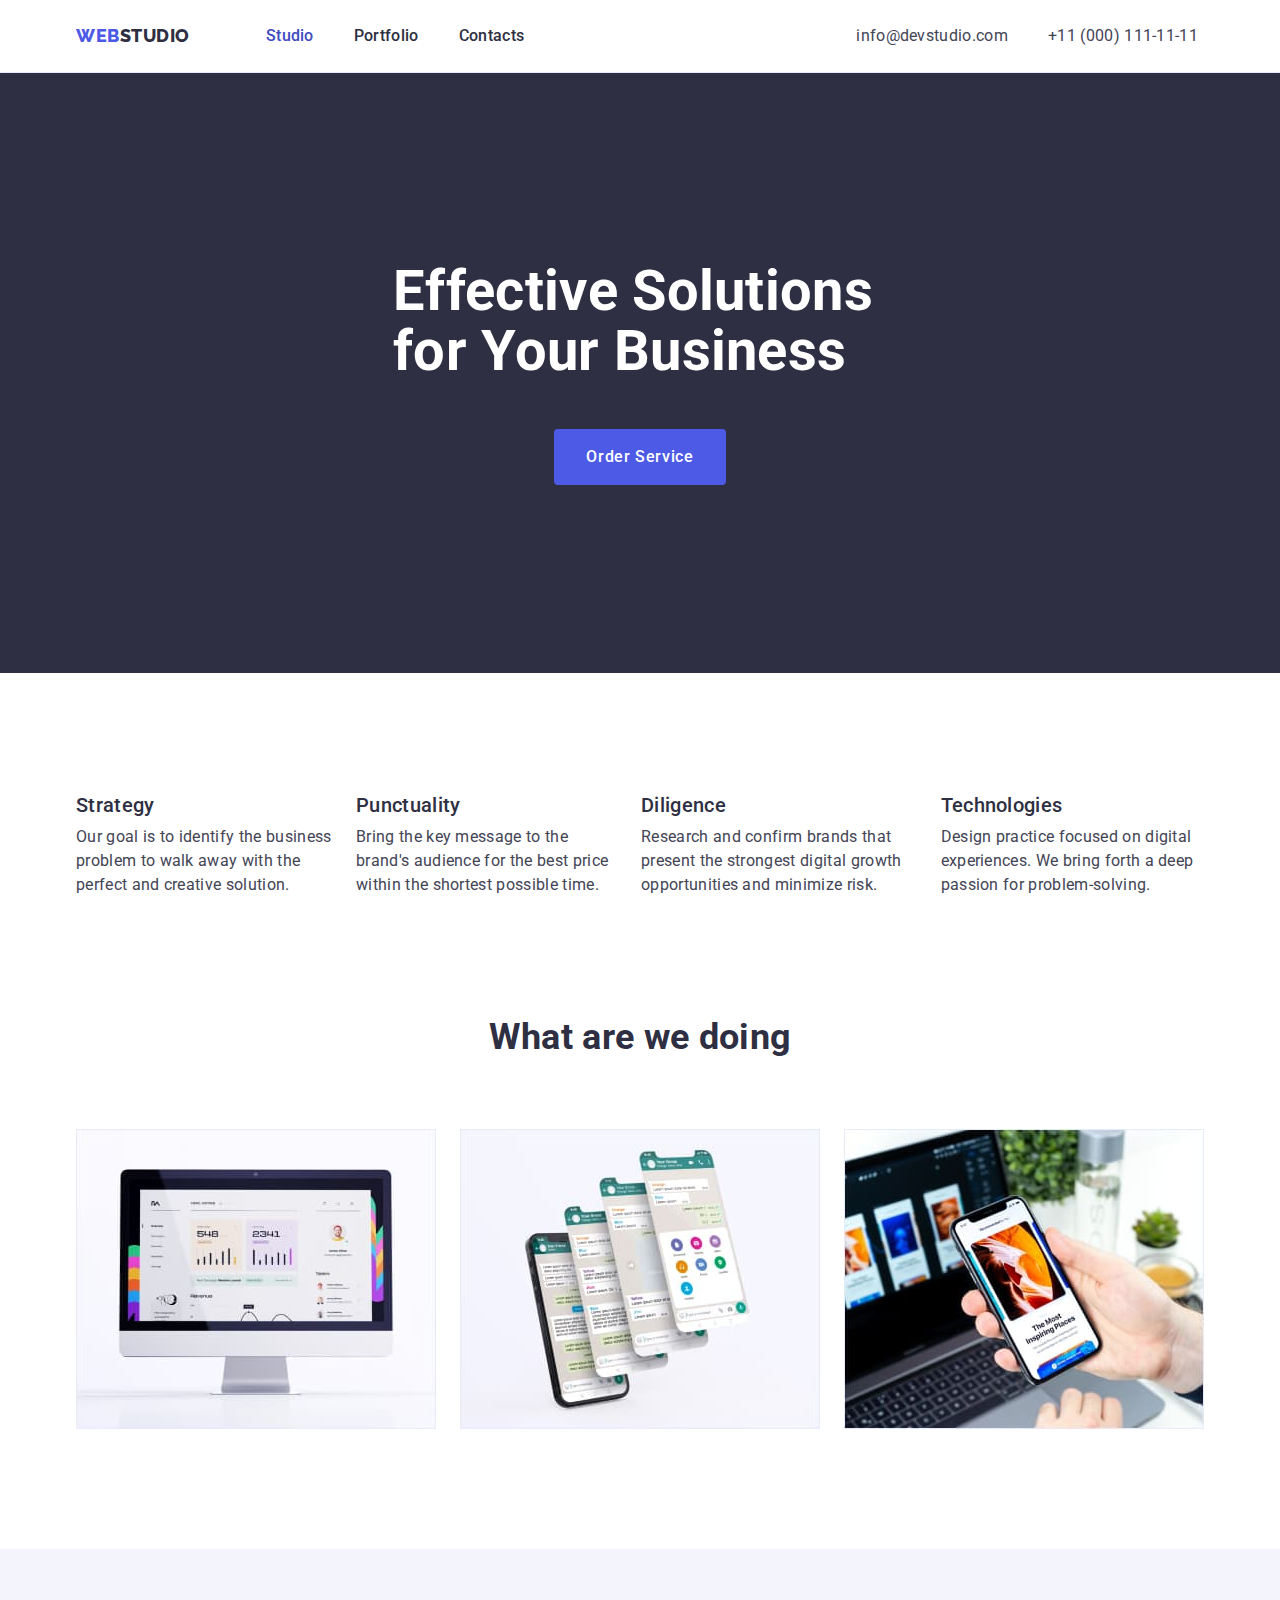
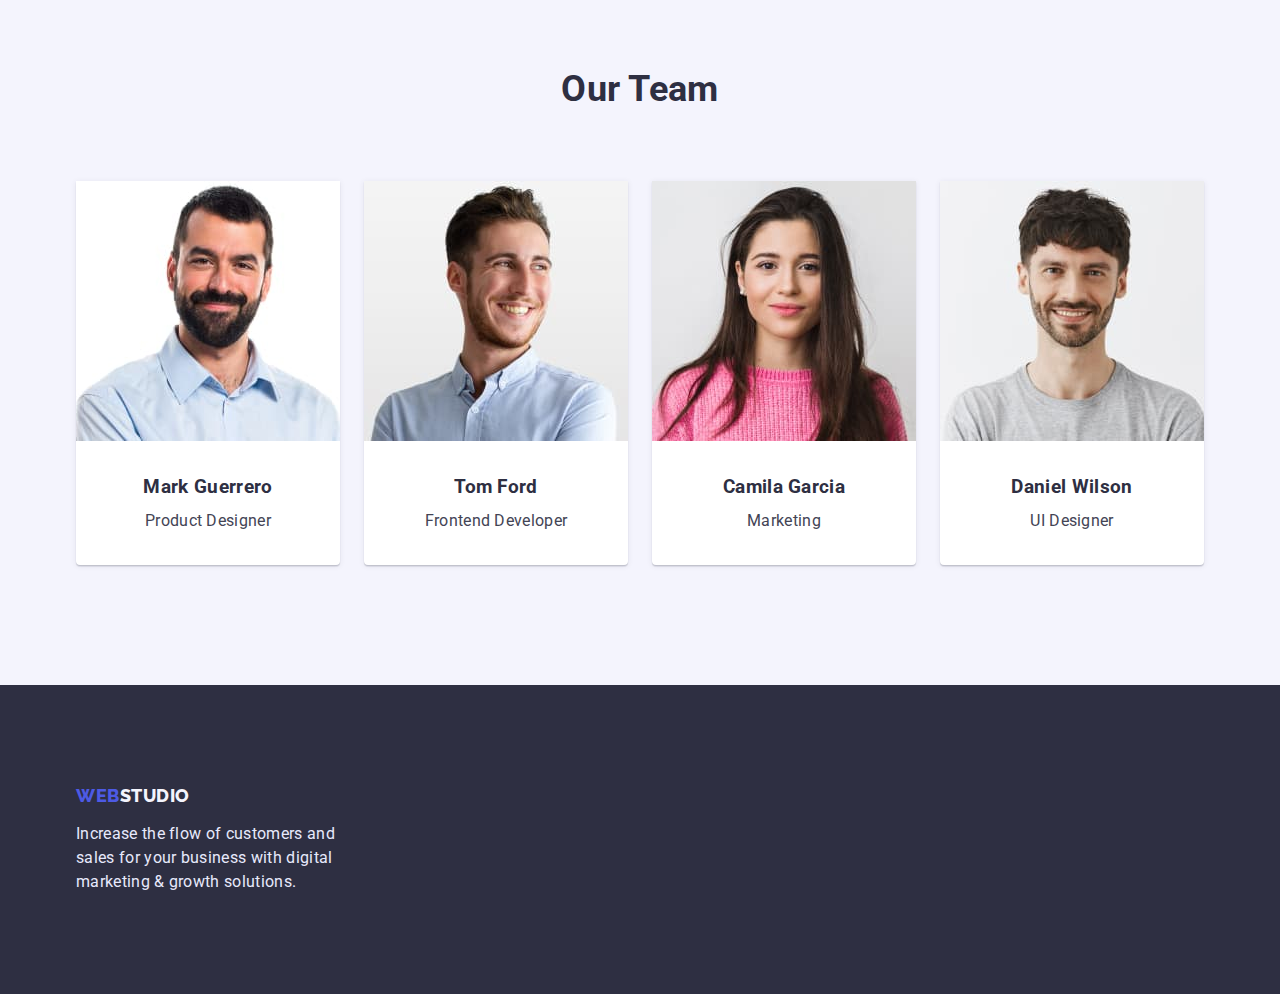
<file: index.html>
<!DOCTYPE html>
<html lang="en">
  <head>
    <meta charset="UTF-8" />
    <meta http-equiv="X-UA-Compatible" content="IE=edge" />
    <meta name="viewport" content="width=device-width, initial-scale=1.0" />
    <title>Web Studio</title>
    <!-- Fonst -->
    <link rel="preconnect" href="https://fonts.googleapis.com" />
    <link rel="preconnect" href="https://fonts.gstatic.com" crossorigin />
    <link
      href="https://fonts.googleapis.com/css2?family=Raleway:wght@800&family=Roboto:wght@400;500;700;900&display=swap"
      rel="stylesheet"
    />
    <link
      rel="stylesheet"
      href="https://cdn.jsdelivr.net/npm/modern-normalize@1.1.0/modern-normalize.min.css"
    />
    <!-- Custom styles -->
    <link rel="stylesheet" href="./css/styles.css" />
  </head>
  <body>
    <!-- Header section -->
    <header class="header section">
      <div class="header-container conteiner">
        <nav class="header-nav">
          <a class="header-logo link" href="./index.html">
            <span class="header-logo-span">Web</span>Studio
          </a>
          <ul class="header-list list">
            <li class="header-item">
              <a class="header-link link current" href="./index.html">Studio</a>
            </li>
            <li class="header-item">
              <a class="header-link link" href="./portfolio.html">Portfolio</a>
            </li>
            <li class="header-item">
              <a class="header-link link" href="#Contacts">Contacts</a>
            </li>
          </ul>
        </nav>
        <address class="header-address">
          <ul class="address-list list">
            <li class="address-item">
              <a class="header-mail link" href="mailto:info@devstudio.com"
                >info@devstudio.com</a
              >
            </li>
            <li class="address-item">
              <a class="header-contact link" href="tel:+110001111111"
                >+11 (000) 111-11-11</a
              >
            </li>
          </ul>
        </address>
      </div>
    </header>
    <main>
      <!-- Hero section -->
      <section class="hero section">
        <div class="hero-conteiner conteiner">
          <h1 class="hero-title">Effective Solutions for Your Business</h1>
          <button class="hero-button" type="button">Order Service</button>
        </div>
      </section>
      <!-- Our Features -->
      <section class="features section">
        <div class="conteiner">
          <h2 class="visually-hidden" hidden>Our Features</h2>
          <ul class="features-list list">
            <li class="features-item">
              <h3 class="features-title">Strategy</h3>
              <p class="features-desc">
                Our goal is to identify the business problem to walk away with
                the perfect and creative solution.
              </p>
            </li>
            <li class="features-item">
              <h3 class="features-title">Punctuality</h3>
              <p class="features-desc">
                Bring the key message to the brand's audience for the best price
                within the shortest possible time.
              </p>
            </li>
            <li class="features-item">
              <h3 class="features-title">Diligence</h3>
              <p class="features-desc">
                Research and confirm brands that present the strongest digital
                growth opportunities and minimize risk.
              </p>
            </li>
            <li class="features-item">
              <h3 class="features-title">Technologies</h3>
              <p class="features-desc">
                Design practice focused on digital experiences. We bring forth a
                deep passion for problem-solving.
              </p>
            </li>
          </ul>
        </div>
      </section>
      <!-- What are we doing section -->
      <section class="do section">
        <div class="conteiner">
          <h2 class="do-title">What are we doing</h2>
          <ul class="do-list list">
            <li class="do-item">
              <img
                class="do-img"
                src="./img/what-are-we-doing/monitor.jpg"
                alt="Computer"
                width="360"
                height="300"
              />
            </li>
            <li class="do-item">
              <img
                class="do-img"
                src="./img/what-are-we-doing/smartphone-app.jpg"
                alt="Smartphone"
                width="360"
                height="300"
              />
            </li>
            <li class="do-item">
              <img
                class="do-img"
                src="./img/what-are-we-doing/smartphone-background-computer.jpg"
                alt="Phone on the background of the monitor"
                width="360"
                height="300"
              />
            </li>
          </ul>
        </div>
      </section>
      <!-- Our team section -->
      <section class="team section">
        <div class="conteiner">
          <h2 class="team-title">Our Team</h2>
          <ul class="team-list list">
            <li class="team-item">
              <img
                class="team-img"
                src="./img/our-team/mark-guerrero.jpg"
                alt="Dark haired bearded man"
                width="264"
                height="260"
              />
              <div class="team-wrapper">
                <h3 class="team-member">Mark Guerrero</h3>
                <p class="team-desc">Product Designer</p>
              </div>
            </li>
            <li class="team-item">
              <img
                class="team-img"
                src="./img/our-team/tom-ford.jpg"
                alt="Smiling blonde guy"
                width="264"
                height="260"
              />
              <div class="team-wrapper">
                <h3 class="team-member">Tom Ford</h3>
                <p class="team-desc">Frontend Developer</p>
              </div>
            </li>
            <li class="team-item">
              <img
                class="team-img"
                src="./img/our-team/camila-garcia.jpg"
                alt="Girl with dark hair in a pink blouse"
                width="264"
                height="260"
              />
              <div class="team-wrapper">
                <h3 class="team-member">Camila Garcia</h3>
                <p class="team-desc">Marketing</p>
              </div>
            </li>
            <li class="team-item">
              <img
                class="team-img"
                src="./img/our-team/daniel-wilson.jpg"
                alt="Smiling guy with dark hair"
                width="264"
                height="260"
              />
              <div class="team-wrapper">
                <h3 class="team-member">Daniel Wilson</h3>
                <p class="team-desc">UI Designer</p>
              </div>
            </li>
          </ul>
        </div>
      </section>
    </main>
    <!-- Footer section -->
    <footer class="footer">
      <div class="footer-conteiner conteiner">
        <a class="footer-logo link" href="./index.html">
          <span class="footer-logo-span">Web</span>Studio
        </a>
        <p class="footer-desc">
          Increase the flow of customers and sales for your business with
          digital marketing & growth solutions.
        </p>
      </div>
    </footer>
  </body>
</html>
</file>
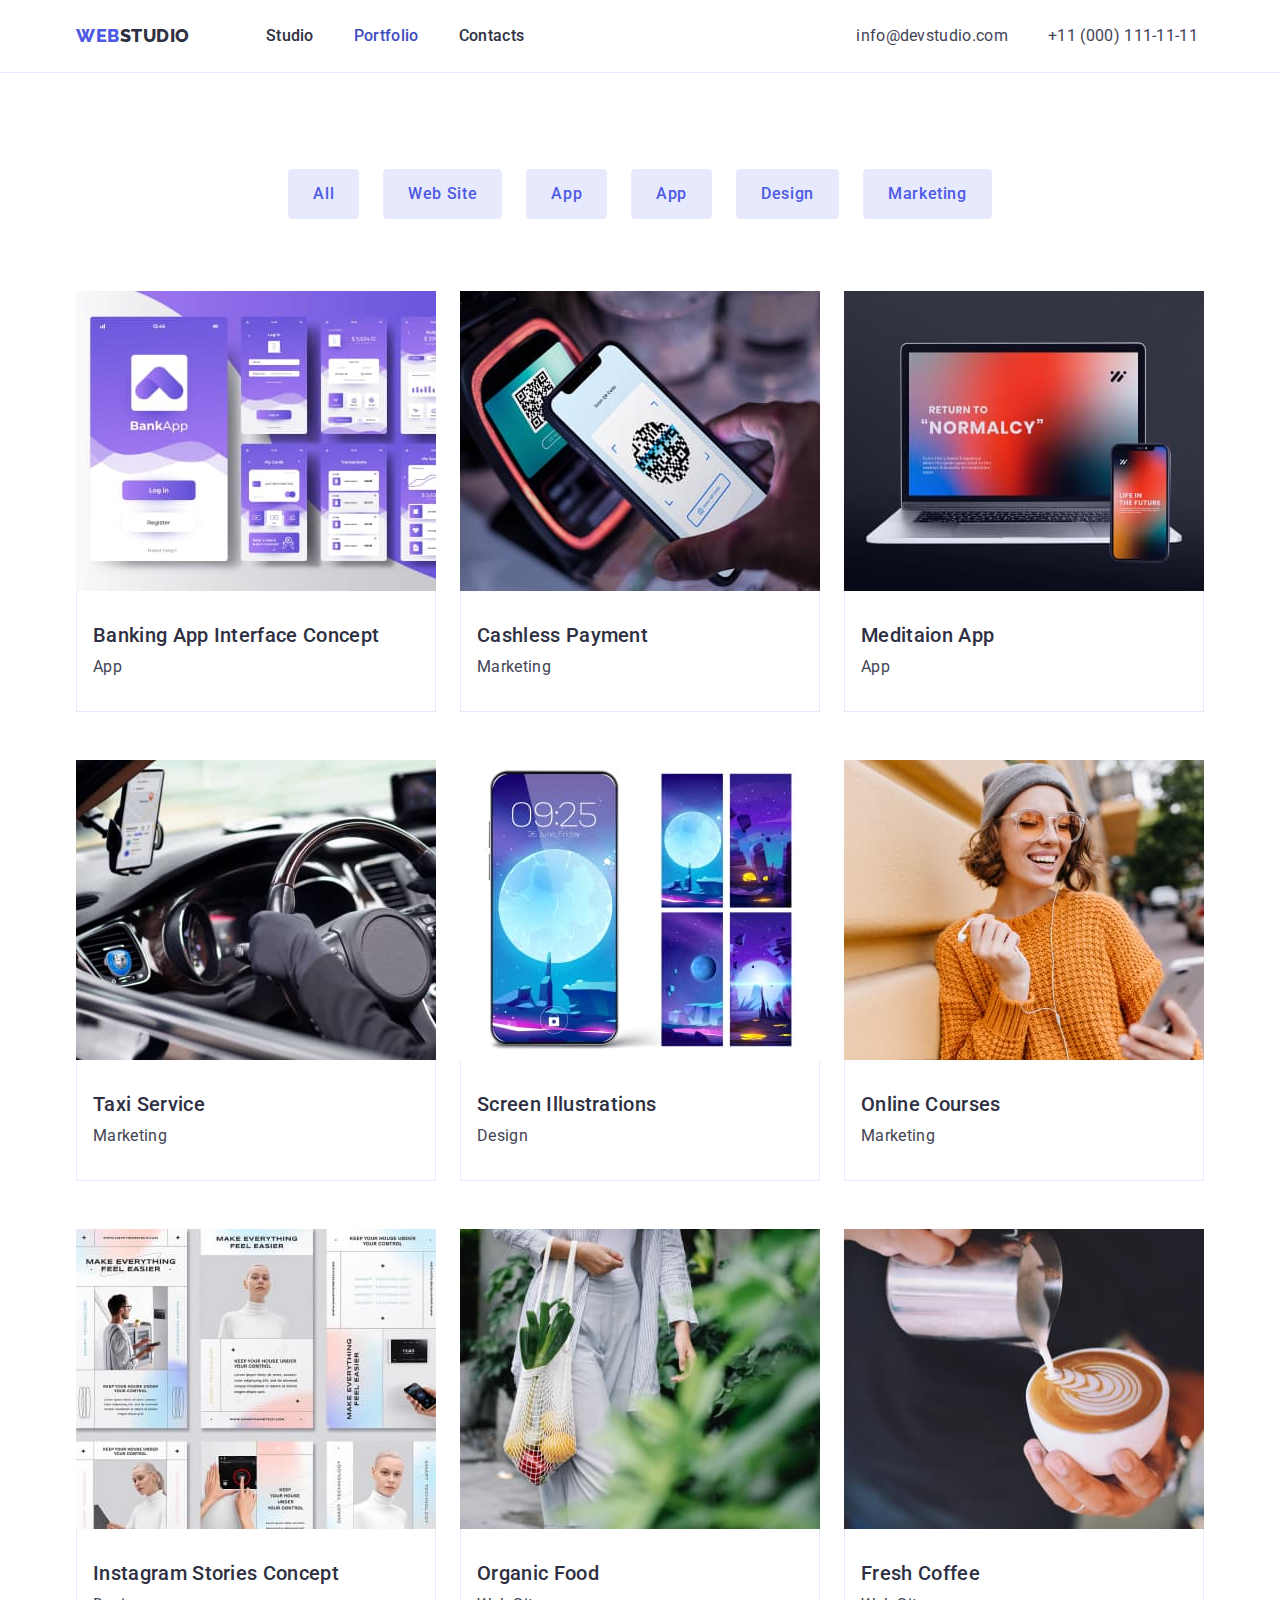
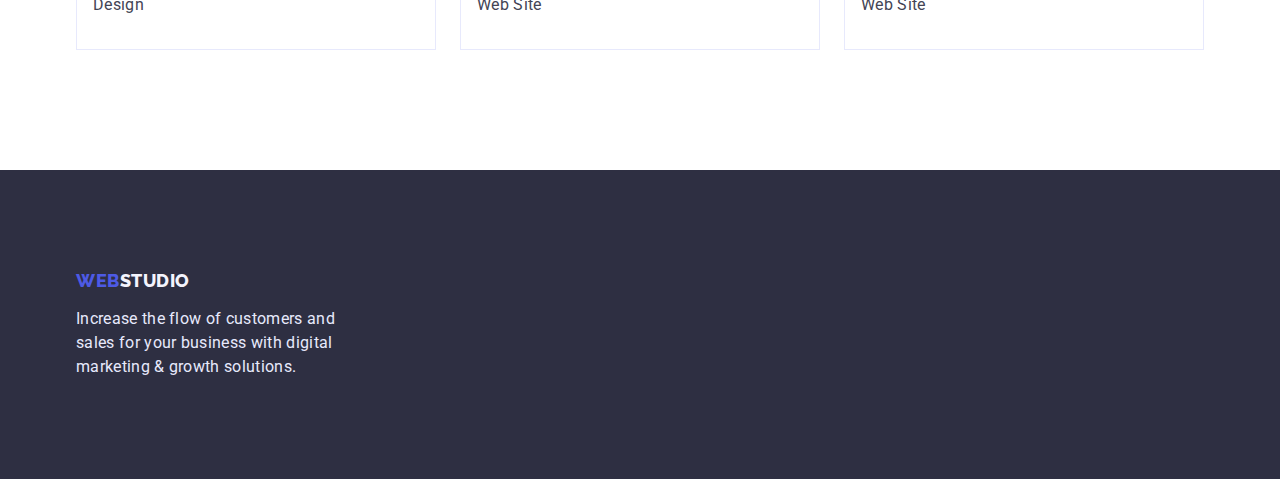
<file: portfolio.html>
<!DOCTYPE html>
<html lang="en">
  <head>
    <meta charset="UTF-8" />
    <meta http-equiv="X-UA-Compatible" content="IE=edge" />
    <meta name="viewport" content="width=device-width, initial-scale=1.0" />
    <title>Portfolio</title>
    <!-- Fonst -->
    <link rel="preconnect" href="https://fonts.googleapis.com" />
    <link rel="preconnect" href="https://fonts.gstatic.com" crossorigin />
    <link
      href="https://fonts.googleapis.com/css2?family=Raleway:wght@800&family=Roboto:wght@400;500;700;900&display=swap"
      rel="stylesheet"
    />
    <link
      rel="stylesheet"
      href="https://cdn.jsdelivr.net/npm/modern-normalize@1.1.0/modern-normalize.min.css"
    />
    <!-- Custom styles -->
    <link rel="stylesheet" href="./css/styles.css" />
  </head>
  <body>
    <!-- Header section -->
    <header class="header">
      <div class="header-container conteiner">
        <nav class="header-nav">
          <a class="header-logo link" href="./index.html">
            <span class="header-logo-span">Web</span>Studio
          </a>
          <ul class="header-list list">
            <li class="header-item">
              <a class="header-link link" href="./index.html">Studio</a>
            </li>
            <li class="header-item">
              <a class="header-link link current" href="./portfolio.html"
                >Portfolio</a
              >
            </li>
            <li class="header-item">
              <a class="header-link link" href="#Contacts">Contacts</a>
            </li>
          </ul>
        </nav>
        <address class="header-address">
          <ul class="address-list list">
            <li class="address-item">
              <a class="header-mail link" href="mailto:info@devstudio.com"
                >info@devstudio.com</a
              >
            </li>
            <li class="address-item">
              <a class="header-contact link" href="tel:+110001111111"
                >+11 (000) 111-11-11</a
              >
            </li>
          </ul>
        </address>
      </div>
    </header>
    <main>
      <!-- Filters section -->
      <section class="filters section">
        <div class="conteiner">
          <h1 class="visually-hidden" hidden>Filters</h1>
          <ul class="filters-list list">
            <li class="filters-item">
              <button class="filters-button" type="button">All</button>
            </li>
            <li class="filters-item">
              <button class="filters-button" type="button">Web Site</button>
            </li>
            <li class="filters-item">
              <button class="filters-button" type="button">App</button>
            </li>
            <li class="filters-item">
              <button class="filters-button" type="button">App</button>
            </li>
            <li class="filters-item">
              <button class="filters-button" type="button">Design</button>
            </li>
            <li class="filters-item">
              <button class="filters-button" type="button">Marketing</button>
            </li>
          </ul>
          <ul class="project-list list">
            <li class="project-item link">
              <a href="" class="link">
                <img
                  class="project-img"
                  src="./img/project-row-1/bank-app.jpg"
                  alt="Banking App"
                  width="360"
                  height="300"
                />
                <div class="project-thumb">
                  <h2 class="project-title">Banking App Interface Concept</h2>
                  <p class="project-desc">App</p>
                </div>
              </a>
            </li>
            <li class="project-item link">
              <a href="" class="link">
                <img
                  class="project-img"
                  src="./img/project-row-1/qr-code.jpg"
                  alt="QR code and
            smartphone"
                  width="360"
                  height="300"
                />
                <div class="project-thumb">
                  <h2 class="project-title">Cashless Payment</h2>
                  <p class="project-desc">Marketing</p>
                </div>
              </a>
            </li>
            <li class="project-item link">
              <a href="" class="link">
                <img
                  class="project-img"
                  src="./img/project-row-1/computer-and-smartphone.jpg"
                  alt="Computer and
            smartphone"
                  width="360"
                  height="300"
                />
                <div class="project-thumb">
                  <h2 class="project-title">Meditaion App</h2>
                  <p class="project-desc">App</p>
                </div>
              </a>
            </li>
            <li class="project-item link">
              <a href="" class="link">
                <img
                  class="project-img"
                  src="./img/project-row-2/app-for-drivers.jpg"
                  alt="App for drivers"
                  width="360"
                  height="300"
                />
                <div class="project-thumb">
                  <h2 class="project-title">Taxi Service</h2>
                  <p class="project-desc">Marketing</p>
                </div>
              </a>
            </li>
            <li class="project-item link">
              <a href="" class="link">
                <img
                  class="project-img"
                  src="./img/project-row-2/phone-wallpaper.jpg"
                  alt="Phone wallpaper"
                  width="360"
                  height="300"
                />
                <div class="project-thumb">
                  <h2 class="project-title">Screen Illustrations</h2>
                  <p class="project-desc">Design</p>
                </div>
              </a>
            </li>
            <li class="project-item ;link">
              <a href="" class="link">
                <img
                  class="project-img"
                  src="./img/project-row-2/girl-in-headphones.jpg"
                  alt="Girl listening to
            music"
                  width="360"
                  height="300"
                />
                <div class="project-thumb">
                  <h2 class="project-title">Online Courses</h2>
                  <p class="project-desc">Marketing</p>
                </div>
              </a>
            </li>
            <li class="project-item link">
              <a href="" class="link">
                <img
                  class="project-img"
                  src="./img/project-row-3/instagram-foto.jpg"
                  alt="Instagram foto"
                  width="360"
                  height="300"
                />
                <div class="project-thumb">
                  <h2 class="project-title">Instagram Stories Concept</h2>
                  <p class="project-desc">Design</p>
                </div>
              </a>
            </li>
            <li class="project-item link">
              <a href="" class="link">
                <img
                  class="project-img"
                  src="./img/project-row-3/products.jpg"
                  alt="Products in a bag"
                  width="360"
                  height="300"
                />
                <div class="project-thumb">
                  <h2 class="project-title">Organic Food</h2>
                  <p class="project-desc">Web Site</p>
                </div>
              </a>
            </li>
            <li class="project-item link">
              <a href="" class="link">
                <img
                  class="project-img"
                  src="./img/project-row-3/coffee.jpg"
                  alt="Coffee"
                  width="360"
                  height="300"
                />
                <div class="project-thumb">
                  <h2 class="project-title">Fresh Coffee</h2>
                  <p class="project-desc">Web Site</p>
                </div>
              </a>
            </li>
          </ul>
        </div>
      </section>
    </main>
    <!-- Footer section -->
    <footer class="footer">
      <div class="footer-conteiner conteiner">
        <a class="footer-logo link" href="./index.html">
          <span class="footer-logo-span">Web</span>Studio
        </a>
        <p class="footer-desc">
          Increase the flow of customers and sales for your business with
          digital marketing & growth solutions.
        </p>
      </div>
    </footer>
  </body>
</html>
</file>
<file: css/styles.css>
:root {
    --color-iris: #4d5ae5;
    --color-ocean: #404bbf;
    --color-navy-blue: #2e2f42;
    --color-green: #31d0aa;
    --color-slate: #434455;
    --color-light-slate: #8e8f99;
    --color-cornflower: #e7e9fc;
    --color-cloud: #f4f4fd;
    --color-navy-blue-modal: #2e2f42;
    --color-grey: #2e2f42;
    --color-white: #ffffff;
}

body {
    font-family: "Roboto", sans-serif;
    font-size: 16px;
    line-height: calc(24 / 16);
    letter-spacing: 0.02em;
    color: var(--color-slate);
}

visually-hidden {
    position: absolute;
    width: 1px;
    height: 1px;
    margin: -1px;
    border: 0;
    padding: 0;

    white-space: nowrap;
    clip-path: inset(100%);
    clip: rect(0 0 0 0);
    overflow: hidden;
}

* {
    margin: 0px;
    padding: 0px;
}

img {
    display: block;
    max-width: 100%;
    height: auto;
}

.list {
    list-style: none;
}

.link {
    text-decoration: none;
}

.conteiner {
    width: 1158px;
    margin: 0px auto;
    padding: 0px 15px;
}

.section {}
/* Header section */

.header {
    padding-top: 24px;
    padding-bottom: 24px;

    background-color: var(--color-white);
    border-bottom: 1px solid #E7E9FC;
}

.header-container {
    display: flex;

}

.header-nav {
    display: flex;

    margin-right: 332px;
}

.header-list {
    display: flex;
    gap: 40px;
    
}

.header-item {}

.header-logo {
    margin-right: 76px;

    font-family: "Raleway";
    font-weight: 800;
    font-size: 18px;
    line-height: calc(24 / 18);
    letter-spacing: 0.03em;
    
    text-transform: uppercase;
    color: var(--color-navy-blue);
}

.header-logo-span {
    text-transform: uppercase;
    color: var(--color-iris);
}

.header-link {  
    font-weight: 500;
    color: var(--color-navy-blue);
}

.header-link:hover,
.header-link:focus {
    color: var(--color-ocean);
}

.current {
    color: var(--color-ocean);
}

.header-address{
    
    font-style: normal;
}

.address-list{
    display: flex;
    gap: 40px;
}

.address-item {}

.header-mail,
.header-contact {
    
    color: var(--color-slate);
}

.header-contact:hover,
.header-contact:focus,
.header-mail:hover,
.header-mail:focus {
    color: var(--color-ocean);
}
/* Hero section */

.hero {
    min-width: 600px;

    padding: 188px 0px;

    background-color: var(--color-navy-blue);
}

.hero-conteiner {
}

.hero-title {
    margin: 0px auto;
    margin-bottom: 48px;

    width: 494px;

    font-weight: 700;
    font-size: 56px;
    line-height: calc(60 / 56);
    
    color: var(--color-white);
    
}

.hero-button {
    padding: 16px 32px;

    display: block;
    margin: 0px auto;

    font-family: inherit;
    font-weight: 500;
    font-size: 16px;
    line-height: calc(24 / 16);
    letter-spacing: 0.04em;
    
    color: var(--color-white);
    background-color: var(--color-iris);
    cursor: pointer;
    border: none;
    border-radius: 4px;
}

.hero-button:hover,
.hero-button:focus {
color: var(--color-white);
background-color: var(--color-ocean);
}

/* Our Feutures */

.features {
    padding-top: 120px;
    padding-bottom: 120px;
}

.features-list {
    display: flex;
    justify-content: center;
    gap: 24px;

}

.features-item {}

.features-title {
    margin-bottom: 8px;

    font-weight: 500;
    font-size: 20px;
    line-height: calc(24 / 20);
    
    color: var(--color-navy-blue);
}

.features-desc {}

/* What are we doing */

.do {
    margin: 0px;
    padding-bottom: 120px;
}

.section {}

.do-title {
    margin-bottom: 72px;

    font-weight: 700;
    font-size: 36px;
    line-height: calc(40 / 36);

    color: var(--color-navy-blue);

    text-align: center;
}

.do-list {
    display: flex;
    gap: 24px;
}

.do-item {}

.do-img {}

/*  Our team section */

.team {
    padding: 120px 0px;
    background-color: var(--color-cloud);
}

.section {}

.team-title {
    margin-bottom: 72px;

    font-weight: 700;
    font-size: 36px;
    line-height: calc(40 / 36);

    color: var(--color-navy-blue);

    text-align: center;
}

.team-list {
    display: flex;
    gap: 24px;
}

.team-item {
    box-shadow: 0px 1px 6px rgba(46, 47, 66, 0.08), 0px 1px 1px rgba(46, 47, 66, 0.16), 0px 2px 1px rgba(46, 47, 66, 0.08);
    border-radius: 0px 0px 4px 4px;
    background-color: var(--color-white);
}

.team-img {}

.team-wrapper {
    display: flex;
    flex-direction: column;

    padding: 32px 16px;

}

.team-member {
    margin-bottom: 8px;

    color: var(--color-navy-blue);

    text-align: center;
}

.team-desc {
    color: var(--color-slate);

    text-align: center;
}

/* Footer section */

.footer {
    padding: 100px 0px;

    min-width: 310px;
    background-color: var(--color-navy-blue);
}

.footer-conteiner {
}

.footer-logo {
    display: block;
    margin-bottom: 16px;

    font-family: "Raleway";
    font-weight: 800;
    font-size: 18px;
    line-height: calc(21 /18);    
    letter-spacing: 0.03em;

    text-transform: uppercase;
    color: var(--color-cloud);
}

.footer-logo-span {
    font-family: "Raleway";
    font-weight: 800;
    font-size: 18px;
    line-height: calc(21 /18);
    letter-spacing: 0.03em;

    text-transform: uppercase;
    color: var(--color-iris);
}

.footer-desc {
    width: 264px;
    color: var(--color-cornflower);
}

/* Portfolio */

/* Filters Section */

.filters {
    padding-top: 96px;
    padding-bottom: 120px;
}

.filters-list {
    display: flex;
    gap: 24px;
    justify-content: center;

    margin-bottom: 72px;
}

.filters-item {
}

.filters-button {
    padding: 12px 24px;


    font-size: inherit;
    font-weight: 500;
    font-size: 16px;
    line-height: calc(24 / 16);
    letter-spacing: 0.04em;
    
    color: var(--color-iris);
    background-color: var(--color-cornflower);
    cursor: pointer;
    border: 1px solid #E7E9FC;
    border-radius: 4px;
}

.filters-button:hover,
.filters-button:focus{
color: var(--color-white);
background-color: var(--color-ocean);
}

.project-list {
    display: flex;
    flex-wrap: wrap;
    row-gap: 48px;
    column-gap: 24px;
}

.project-item {}

.project-img {}

.project-thumb {
    padding: 32px 16px;

    border: 1px solid #E7E9FC;
    border-top: none;
}

.project-title { 
    margin-bottom: 8px;

    font-weight: 500;
    font-size: 20px;
    line-height: calc(24 / 20);
    
    color: var(--color-navy-blue);
}

.project-desc {
    color: var(--color-slate);
}
</file>
